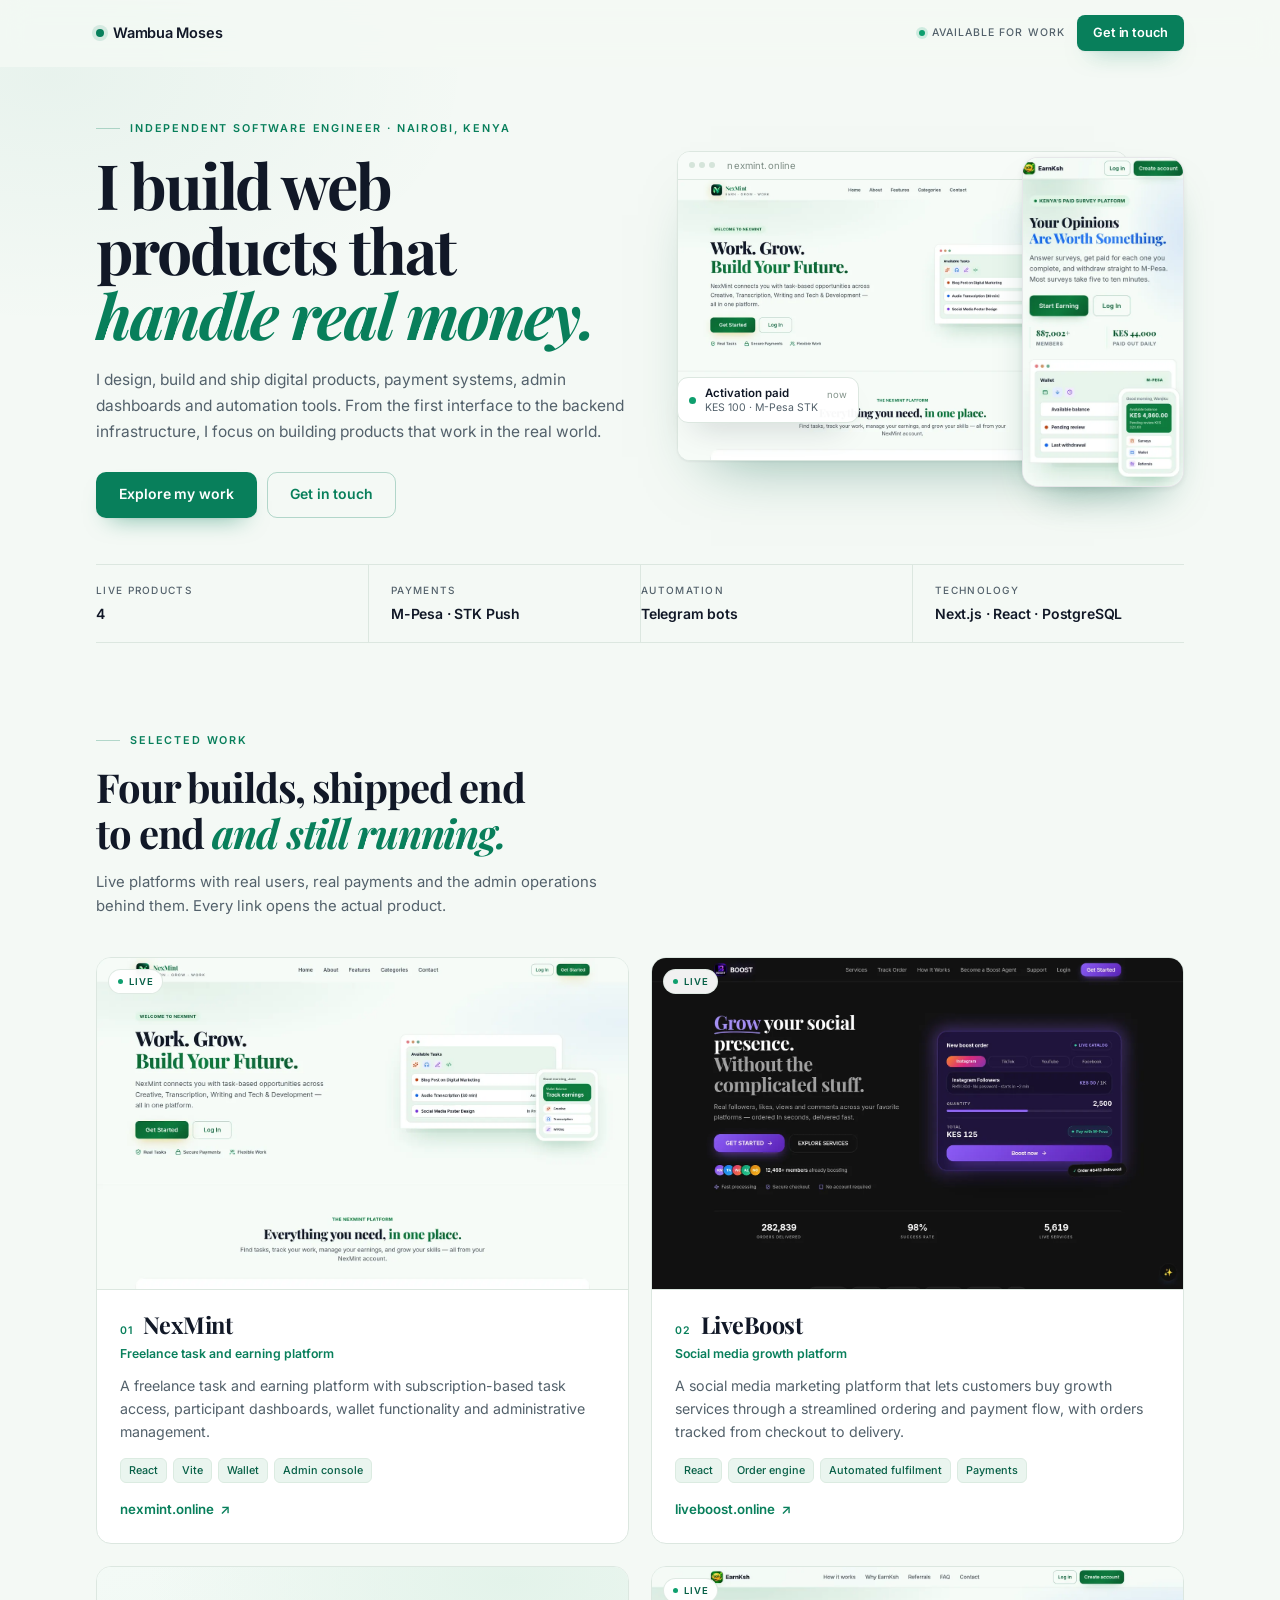
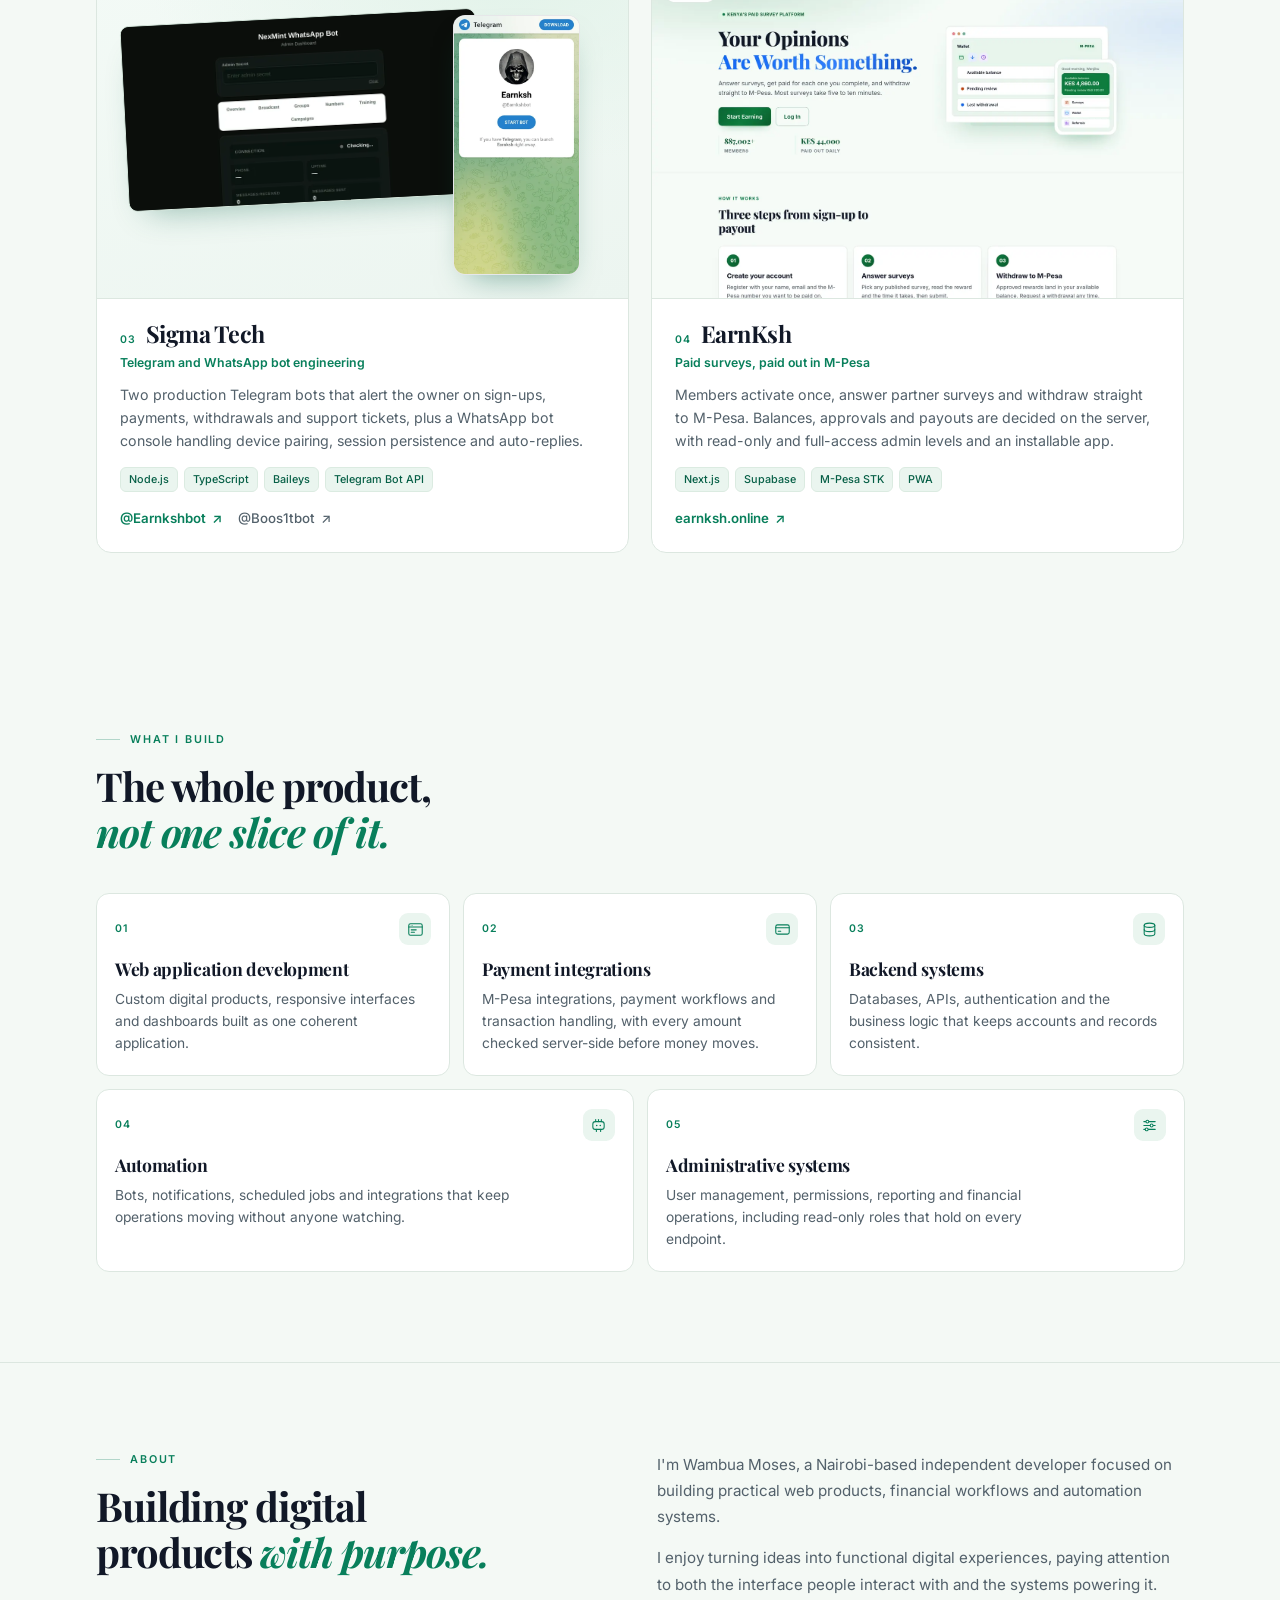
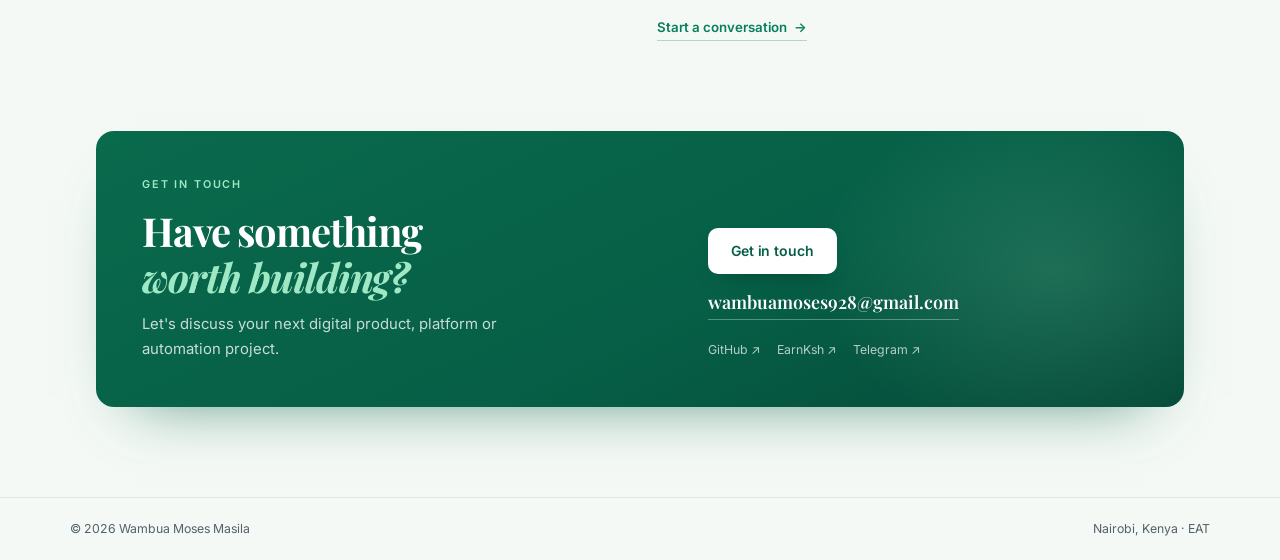
<file: index.html>
<!DOCTYPE html>
<html lang="en">
<head>
<meta charset="utf-8" />
<meta name="viewport" content="width=device-width, initial-scale=1" />
<title>Wambua Moses — Independent software engineer, Nairobi</title>
<meta name="description" content="Independent software engineer in Nairobi building web products that handle real money: payment platforms, admin dashboards with real permissions, and automation that reports what happened." />
<meta property="og:title" content="Wambua Moses — I build web products that handle real money" />
<meta property="og:description" content="Freelance and earning platforms, M-Pesa payments, admin systems and Telegram automation. Four live products, built end to end." />
<meta property="og:type" content="website" />
<meta property="og:url" content="https://moses.nexmint.online/" />
<link rel="canonical" href="https://moses.nexmint.online/" />
<meta property="og:image" content="https://moses.nexmint.online/og.png" />
<meta property="og:image:width" content="1200" />
<meta property="og:image:height" content="630" />
<meta property="og:site_name" content="Wambua Moses Masila" />
<meta name="twitter:card" content="summary_large_image" />
<meta name="twitter:image" content="https://moses.nexmint.online/og.png" />
<meta name="theme-color" content="#F4F9F5" />
<link rel="icon" href="/favicon.ico" sizes="any" />
<link rel="apple-touch-icon" href="/apple-touch-icon.png" />
<link rel="icon" href="/favicon.svg" type="image/svg+xml" />
<script>document.documentElement.classList.add('js');</script>
<link rel="preconnect" href="https://fonts.googleapis.com" />
<link rel="preconnect" href="https://fonts.gstatic.com" crossorigin />
<link href="https://fonts.googleapis.com/css2?family=Inter:wght@400;500;600&family=Playfair+Display:ital,wght@0,500;0,600;0,700;0,800;1,500;1,600&display=swap" rel="stylesheet" />
<link rel="stylesheet" href="/styles.css" />
</head>
<body>

<a class="skip" href="#work">Skip to selected work</a>

<header class="site-head" id="siteHead">
  <div class="wrap head-inner">
    <a class="brand" href="#top">
      <span class="brand-dot" aria-hidden="true"></span>
      <span class="brand-name">Wambua Moses</span>
    </a>
    <div class="head-right">
      <span class="avail" aria-label="Available for new work">
        <span class="avail-dot" aria-hidden="true"></span>
        <span class="avail-text">Available for work</span>
      </span>
      <a class="btn btn-solid btn-sm" href="mailto:wambuamoses928@gmail.com?subject=Project%20enquiry">Get in touch</a>
    </div>
  </div>
</header>

<main id="top">

  <!-- ============ HERO ============ -->
  <section class="hero">
    <div class="wrap hero-grid">
      <div class="hero-copy">
        <p class="eyebrow"><span class="eyebrow-rule" aria-hidden="true"></span>Independent software engineer · Nairobi, Kenya</p>
        <h1>I build web products that <em>handle real money.</em></h1>
        <p class="lede">I design, build and ship digital products, payment systems, admin dashboards and automation tools. From the first interface to the backend infrastructure, I focus on building products that work in the real world.</p>
        <div class="actions">
          <a class="btn btn-solid" href="#work">Explore my work</a>
          <a class="btn btn-outline" href="mailto:wambuamoses928@gmail.com?subject=Project%20enquiry">Get in touch</a>
        </div>
      </div>

      <div class="hero-visual">
        <div class="stage">
          <figure class="stage-main">
            <div class="chrome" aria-hidden="true">
              <span class="dots"><i></i><i></i><i></i></span>
              <span class="url">nexmint.online</span>
            </div>
            <img src="/work/hero-nexmint.webp" width="1280" height="800" alt="NexMint task platform open in a browser, showing its dashboard" fetchpriority="high" decoding="async" />
          </figure>

          <figure class="stage-phone">
            <img src="/work/hero-earnksh.webp" width="390" height="800" alt="EarnKsh member dashboard on a phone, showing wallet balance and available surveys" decoding="async" />
          </figure>

          <div class="stage-alert" aria-hidden="true">
            <span class="pip"></span>
            <div class="stage-alert-body">
              <strong>Activation paid</strong>
              <span>KES 100 · M-Pesa STK</span>
            </div>
            <time>now</time>
          </div>
        </div>
      </div>
    </div>
  </section>

  <!-- ============ CREDIBILITY STRIP ============ -->
  <section class="wrap strip-wrap" aria-label="At a glance">
    <dl class="strip">
      <div><dt>Live products</dt><dd>4</dd></div>
      <div><dt>Payments</dt><dd>M-Pesa · STK Push</dd></div>
      <div><dt>Automation</dt><dd>Telegram bots</dd></div>
      <div><dt>Technology</dt><dd>Next.js · React · PostgreSQL</dd></div>
    </dl>
  </section>

  <!-- ============ FEATURED WORK ============ -->
  <section id="work" class="section work">
    <div class="wrap">
      <header class="sec-head">
        <p class="eyebrow"><span class="eyebrow-rule" aria-hidden="true"></span>Selected work</p>
        <h2>Four builds, shipped end to end <em>and still running.</em></h2>
        <p class="sec-sub">Live platforms with real users, real payments and the admin operations behind them. Every link opens the actual product.</p>
      </header>

      <div class="projects">

        <!-- 01 NexMint -->
        <article class="project">
          <div class="project-media">
            <img src="/work/nexmint.webp" width="1400" height="875" alt="NexMint homepage with its task marketplace hero and category navigation" loading="lazy" decoding="async" />
            <span class="live-tag"><i aria-hidden="true"></i>Live</span>
          </div>
          <div class="project-body">
            <div class="project-top">
              <span class="project-num">01</span>
              <h3>NexMint</h3>
            </div>
            <p class="project-tag">Freelance task and earning platform</p>
            <p class="project-desc">A freelance task and earning platform with subscription-based task access, participant dashboards, wallet functionality and administrative management.</p>
            <ul class="tags">
              <li>React</li><li>Vite</li><li>Wallet</li><li>Admin console</li>
            </ul>
            <a class="project-link" href="https://nexmint.online" target="_blank" rel="noopener">nexmint.online <span aria-hidden="true">↗</span></a>
          </div>
        </article>

        <!-- 02 LiveBoost -->
        <article class="project">
          <div class="project-media">
            <img src="/work/liveboost.webp" width="1400" height="875" alt="LiveBoost social media marketing homepage with its ordering interface" loading="lazy" decoding="async" />
            <span class="live-tag"><i aria-hidden="true"></i>Live</span>
          </div>
          <div class="project-body">
            <div class="project-top">
              <span class="project-num">02</span>
              <h3>LiveBoost</h3>
            </div>
            <p class="project-tag">Social media growth platform</p>
            <p class="project-desc">A social media marketing platform that lets customers buy growth services through a streamlined ordering and payment flow, with orders tracked from checkout to delivery.</p>
            <ul class="tags">
              <li>React</li><li>Order engine</li><li>Automated fulfilment</li><li>Payments</li>
            </ul>
            <a class="project-link" href="https://liveboost.online" target="_blank" rel="noopener">liveboost.online <span aria-hidden="true">↗</span></a>
          </div>
        </article>

        <!-- 03 Sigma Tech -->
        <article class="project">
          <div class="project-media media-bot">
            <div class="bot-console">
              <img src="/work/bot-console.webp" width="800" height="416" alt="WhatsApp bot console showing connection status, message counters and pairing controls" loading="lazy" decoding="async" />
            </div>
            <div class="bot-phone">
              <img src="/work/bot-telegram.webp" width="390" height="800" alt="Telegram bot profile for the EarnKsh notification bot" loading="lazy" decoding="async" />
            </div>
          </div>
          <div class="project-body">
            <div class="project-top">
              <span class="project-num">03</span>
              <h3>Sigma Tech</h3>
            </div>
            <p class="project-tag">Telegram and WhatsApp bot engineering</p>
            <p class="project-desc">Two production Telegram bots that alert the owner on sign-ups, payments, withdrawals and support tickets, plus a WhatsApp bot console handling device pairing, session persistence and auto-replies.</p>
            <ul class="tags">
              <li>Node.js</li><li>TypeScript</li><li>Baileys</li><li>Telegram Bot API</li>
            </ul>
            <div class="project-links">
              <a class="project-link" href="https://t.me/Earnkshbot" target="_blank" rel="noopener">@Earnkshbot <span aria-hidden="true">↗</span></a>
              <a class="project-link muted" href="https://t.me/Boos1tbot" target="_blank" rel="noopener">@Boos1tbot <span aria-hidden="true">↗</span></a>
            </div>
          </div>
        </article>

        <!-- 04 EarnKsh -->
        <article class="project">
          <div class="project-media">
            <img src="/work/earnksh.webp" width="1400" height="875" alt="EarnKsh paid survey platform homepage" loading="lazy" decoding="async" />
            <span class="live-tag"><i aria-hidden="true"></i>Live</span>
          </div>
          <div class="project-body">
            <div class="project-top">
              <span class="project-num">04</span>
              <h3>EarnKsh</h3>
            </div>
            <p class="project-tag">Paid surveys, paid out in M-Pesa</p>
            <p class="project-desc">Members activate once, answer partner surveys and withdraw straight to M-Pesa. Balances, approvals and payouts are decided on the server, with read-only and full-access admin levels and an installable app.</p>
            <ul class="tags">
              <li>Next.js</li><li>Supabase</li><li>M-Pesa STK</li><li>PWA</li>
            </ul>
            <a class="project-link" href="https://earnksh.online" target="_blank" rel="noopener">earnksh.online <span aria-hidden="true">↗</span></a>
          </div>
        </article>

      </div>
    </div>
  </section>

  <!-- ============ WHAT I BUILD ============ -->
  <section id="build" class="section build">
    <div class="wrap">
      <header class="sec-head">
        <p class="eyebrow"><span class="eyebrow-rule" aria-hidden="true"></span>What I build</p>
        <h2>The whole product, <em>not one slice of it.</em></h2>
      </header>

      <div class="capabilities">
        <article class="cap cap-lg">
          <div class="cap-head">
            <span class="cap-num">01</span>
            <span class="cap-icon" aria-hidden="true">
              <svg viewBox="0 0 24 24" fill="none" stroke="currentColor" stroke-width="1.5" stroke-linecap="round" stroke-linejoin="round"><rect x="2.5" y="4" width="19" height="16" rx="2.5"/><path d="M2.5 8.5h19"/><circle cx="5.8" cy="6.2" r=".6" fill="currentColor" stroke="none"/><circle cx="7.8" cy="6.2" r=".6" fill="currentColor" stroke="none"/><path d="M6 12.5h7M6 16h4.5"/></svg>
            </span>
          </div>
          <h3>Web application development</h3>
          <p>Custom digital products, responsive interfaces and dashboards built as one coherent application.</p>
        </article>

        <article class="cap cap-lg">
          <div class="cap-head">
            <span class="cap-num">02</span>
            <span class="cap-icon" aria-hidden="true">
              <svg viewBox="0 0 24 24" fill="none" stroke="currentColor" stroke-width="1.5" stroke-linecap="round" stroke-linejoin="round"><rect x="2.5" y="5.5" width="19" height="13" rx="2.5"/><path d="M2.5 9.5h19"/><path d="M6 14.5h3.5"/></svg>
            </span>
          </div>
          <h3>Payment integrations</h3>
          <p>M-Pesa integrations, payment workflows and transaction handling, with every amount checked server-side before money moves.</p>
        </article>

        <article class="cap cap-lg">
          <div class="cap-head">
            <span class="cap-num">03</span>
            <span class="cap-icon" aria-hidden="true">
              <svg viewBox="0 0 24 24" fill="none" stroke="currentColor" stroke-width="1.5" stroke-linecap="round" stroke-linejoin="round"><ellipse cx="12" cy="6" rx="7.5" ry="3"/><path d="M4.5 6v6c0 1.7 3.4 3 7.5 3s7.5-1.3 7.5-3V6"/><path d="M4.5 12v6c0 1.7 3.4 3 7.5 3s7.5-1.3 7.5-3v-6"/></svg>
            </span>
          </div>
          <h3>Backend systems</h3>
          <p>Databases, APIs, authentication and the business logic that keeps accounts and records consistent.</p>
        </article>

        <article class="cap cap-half">
          <div class="cap-head">
            <span class="cap-num">04</span>
            <span class="cap-icon" aria-hidden="true">
              <svg viewBox="0 0 24 24" fill="none" stroke="currentColor" stroke-width="1.5" stroke-linecap="round" stroke-linejoin="round"><path d="M8 3.5v3M16 3.5v3"/><rect x="4" y="6.5" width="16" height="11" rx="3.5"/><circle cx="9.5" cy="12" r="1.1" fill="currentColor" stroke="none"/><circle cx="14.5" cy="12" r="1.1" fill="currentColor" stroke="none"/><path d="M12 3.5v3"/><path d="M9 17.5v3M15 17.5v3"/></svg>
            </span>
          </div>
          <h3>Automation</h3>
          <p>Bots, notifications, scheduled jobs and integrations that keep operations moving without anyone watching.</p>
        </article>

        <article class="cap cap-half">
          <div class="cap-head">
            <span class="cap-num">05</span>
            <span class="cap-icon" aria-hidden="true">
              <svg viewBox="0 0 24 24" fill="none" stroke="currentColor" stroke-width="1.5" stroke-linecap="round" stroke-linejoin="round"><path d="M4 6.5h16M4 12h16M4 17.5h16"/><circle cx="9" cy="6.5" r="2" fill="#fff"/><circle cx="15" cy="12" r="2" fill="#fff"/><circle cx="8" cy="17.5" r="2" fill="#fff"/></svg>
            </span>
          </div>
          <h3>Administrative systems</h3>
          <p>User management, permissions, reporting and financial operations, including read-only roles that hold on every endpoint.</p>
        </article>
      </div>
    </div>
  </section>

  <!-- ============ ABOUT ============ -->
  <section class="section about">
    <div class="wrap about-grid">
      <div class="about-head">
        <p class="eyebrow"><span class="eyebrow-rule" aria-hidden="true"></span>About</p>
        <h2>Building digital products <em>with purpose.</em></h2>
      </div>
      <div class="about-copy">
        <p>I'm Wambua Moses, a Nairobi-based independent developer focused on building practical web products, financial workflows and automation systems.</p>
        <p>I enjoy turning ideas into functional digital experiences, paying attention to both the interface people interact with and the systems powering it.</p>
        <a class="text-link" href="mailto:wambuamoses928@gmail.com?subject=Project%20enquiry">Start a conversation <span aria-hidden="true">→</span></a>
      </div>
    </div>
  </section>

  <!-- ============ CONTACT ============ -->
  <section id="contact" class="section contact">
    <div class="wrap">
      <div class="contact-card">
        <div class="contact-copy">
          <p class="eyebrow light">Get in touch</p>
          <h2>Have something <em>worth building?</em></h2>
          <p class="contact-sub">Let's discuss your next digital product, platform or automation project.</p>
        </div>
        <div class="contact-actions">
          <a class="btn btn-light" href="mailto:wambuamoses928@gmail.com?subject=Project%20enquiry">Get in touch</a>
          <a class="mail" href="mailto:wambuamoses928@gmail.com">wambuamoses928@gmail.com</a>
          <ul class="socials">
            <li><a href="https://github.com/wambuamoses928-dev" target="_blank" rel="noopener">GitHub <span aria-hidden="true">↗</span></a></li>
            <li><a href="https://earnksh.online" target="_blank" rel="noopener">EarnKsh <span aria-hidden="true">↗</span></a></li>
            <li><a href="https://t.me/Earnkshbot" target="_blank" rel="noopener">Telegram <span aria-hidden="true">↗</span></a></li>
          </ul>
        </div>
      </div>
    </div>
  </section>
</main>

<footer class="site-foot">
  <div class="wrap foot-inner">
    <span>© 2026 Wambua Moses Masila</span>
    <span class="foot-loc">Nairobi, Kenya · EAT</span>
  </div>
</footer>

<script src="/app.js" defer></script>
</body>
</html>
</file>
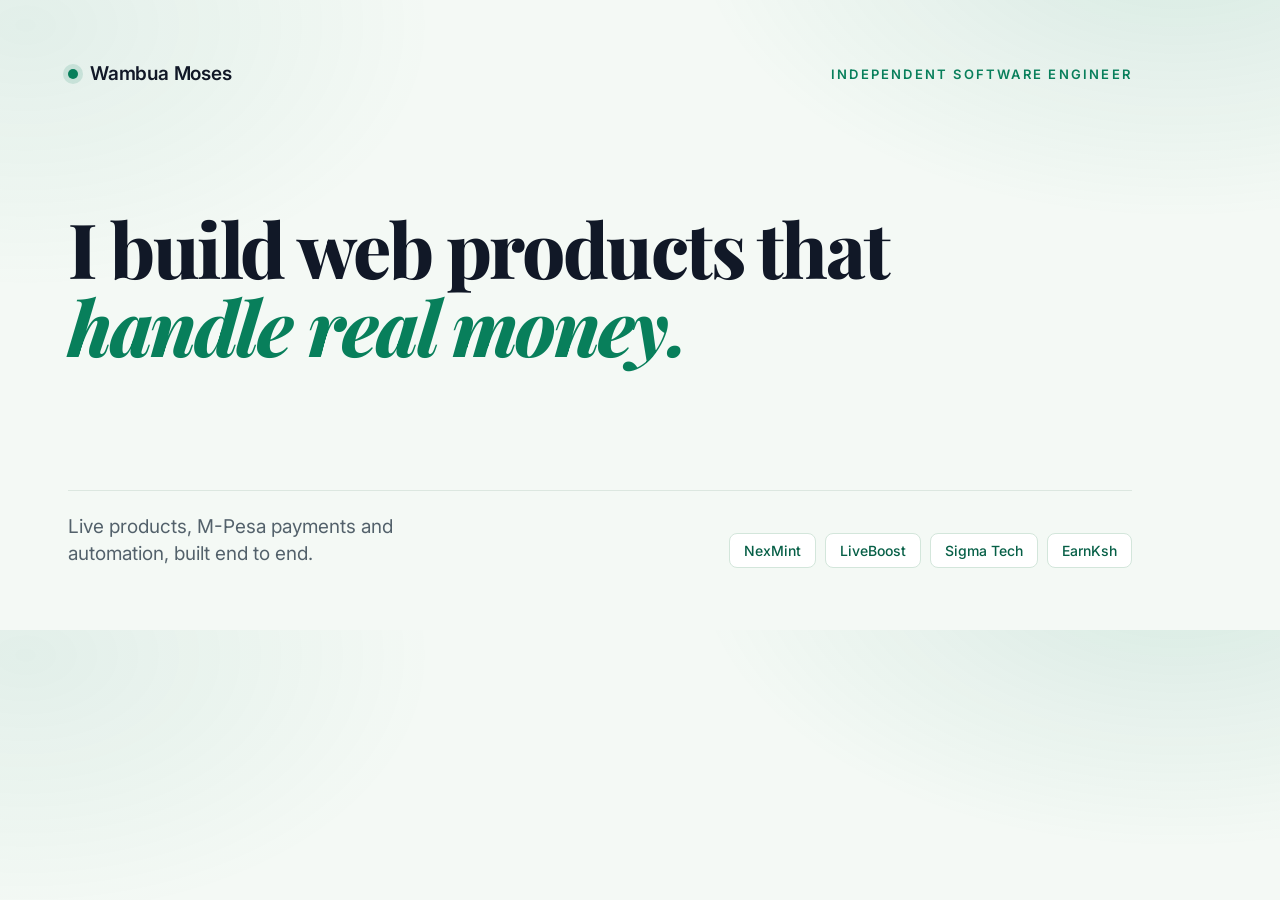
<file: tools/og.html>
<!DOCTYPE html><html><head><meta charset="utf-8">
<link rel="preconnect" href="https://fonts.googleapis.com"><link rel="preconnect" href="https://fonts.gstatic.com" crossorigin>
<link href="https://fonts.googleapis.com/css2?family=Inter:wght@400;500;600&family=Playfair+Display:ital,wght@0,700;0,800;1,600&display=swap" rel="stylesheet">
<style>
  *{margin:0;box-sizing:border-box}
  body{width:1200px;height:630px;overflow:hidden;font-family:Inter,sans-serif;
    background:#F4F9F5;
    background-image:radial-gradient(760px 460px at 92% -12%,rgba(8,127,91,.13),transparent 64%),radial-gradient(620px 400px at 2% 4%,rgba(8,127,91,.08),transparent 66%);
    padding:62px 68px;display:flex;flex-direction:column;justify-content:space-between;color:#111827}
  .top{display:flex;justify-content:space-between;align-items:center}
  .mark{display:flex;align-items:center;gap:12px;font-weight:600;font-size:19px;letter-spacing:-.01em}
  .dot{width:10px;height:10px;border-radius:50%;background:#087F5B;box-shadow:0 0 0 5px rgba(8,127,91,.14)}
  .tag{font-size:13px;letter-spacing:.17em;text-transform:uppercase;color:#087F5B;font-weight:600}
  h1{font-family:"Playfair Display",serif;font-weight:800;font-size:76px;line-height:1.03;letter-spacing:-.032em;max-width:17ch}
  h1 em{font-style:italic;color:#087F5B}
  .foot{display:flex;justify-content:space-between;align-items:flex-end;border-top:1px solid #DCE7E0;padding-top:22px}
  .foot p{color:#53616B;font-size:19px;max-width:30ch;line-height:1.45}
  .chips{display:flex;gap:9px}
  .chips span{border:1px solid #D3E6DB;background:#fff;color:#065F46;border-radius:8px;padding:8px 14px;font-size:14px;font-weight:500}
</style></head><body>
  <div class="top"><div class="mark"><span class="dot"></span>Wambua Moses</div><span class="tag">Independent software engineer</span></div>
  <h1>I build web products that <em>handle real money.</em></h1>
  <div class="foot">
    <p>Live products, M-Pesa payments and automation, built end to end.</p>
    <div class="chips"><span>NexMint</span><span>LiveBoost</span><span>Sigma Tech</span><span>EarnKsh</span></div>
  </div>
</body></html>
</file>
<file: styles.css>
/* ============================================================
   Wambua Moses — Premium emerald editorial portfolio
   Palette: emerald 087F5B / deep 065F46 / paper F4F9F5
   ============================================================ */

:root{
  --bg:#F4F9F5;
  --white:#FFFFFF;
  --ink:#111827;
  --muted:#53616B;
  --border:#DCE7E0;
  --green:#087F5B;
  --deep:#065F46;
  --green-soft:#EAF5EF;
  --green-line:rgba(8,127,91,.28);
  --radius:15px;
  --wrap:1140px;
  --serif:"Playfair Display", Georgia, "Times New Roman", serif;
  --sans:"Inter", -apple-system, BlinkMacSystemFont, "Segoe UI", Roboto, sans-serif;
  --shadow-sm:0 1px 2px rgba(16,24,40,.05);
  --shadow-md:0 18px 40px -26px rgba(6,95,70,.42);
  --shadow-lg:0 30px 60px -34px rgba(6,95,70,.5);
}

*,*::before,*::after{box-sizing:border-box}

html{
  -webkit-text-size-adjust:100%;
  scroll-behavior:smooth;
}

body{
  margin:0;
  background:var(--bg);
  color:var(--ink);
  font-family:var(--sans);
  font-size:16px;
  line-height:1.6;
  -webkit-font-smoothing:antialiased;
  text-rendering:optimizeLegibility;
  overflow-x:clip;
  background-image:
    radial-gradient(760px 420px at 88% -6%, rgba(8,127,91,.07), transparent 62%),
    radial-gradient(640px 380px at 4% 2%, rgba(8,127,91,.05), transparent 66%);
  background-repeat:no-repeat;
}

img{max-width:100%;height:auto;display:block}
a{color:inherit}
p{margin:0}

.wrap{
  width:100%;
  max-width:var(--wrap);
  margin-inline:auto;
  padding-inline:clamp(18px,4.2vw,26px);
}

#work,#build,#contact,#top{scroll-margin-top:78px}

.skip{
  position:absolute;left:-9999px;top:0;
  background:var(--white);color:var(--ink);
  padding:10px 14px;border:1px solid var(--border);border-radius:8px;
  font-size:13px;font-weight:600;z-index:200;
}
.skip:focus{left:14px;top:14px}

:focus-visible{outline:2px solid var(--green);outline-offset:3px;border-radius:5px}

/* ================= header ================= */
.site-head{
  position:sticky;top:0;z-index:60;
  background:rgba(244,249,245,.82);
  -webkit-backdrop-filter:saturate(150%) blur(14px);
  backdrop-filter:saturate(150%) blur(14px);
  border-bottom:1px solid transparent;
  transition:border-color .25s ease, background .25s ease, box-shadow .25s ease;
}
.site-head.scrolled{
  background:rgba(244,249,245,.95);
  border-bottom-color:var(--border);
  box-shadow:0 1px 20px -12px rgba(16,24,40,.25);
}
.head-inner{
  display:flex;align-items:center;justify-content:space-between;
  gap:10px;height:58px;
}
@media (min-width:768px){ .head-inner{height:66px} }

.brand{
  display:inline-flex;align-items:center;gap:9px;
  text-decoration:none;color:var(--ink);
  font-size:14.5px;font-weight:600;letter-spacing:-.015em;
  white-space:nowrap;
}
.brand-dot{
  width:8px;height:8px;border-radius:50%;
  background:var(--green);
  box-shadow:0 0 0 4px rgba(8,127,91,.13);
  flex:none;
}
.head-right{display:flex;align-items:center;gap:12px;min-width:0}

.avail{
  display:inline-flex;align-items:center;gap:7px;
  font-size:10.5px;font-weight:500;letter-spacing:.1em;text-transform:uppercase;
  color:var(--muted);white-space:nowrap;
}
.avail-dot{
  width:6px;height:6px;border-radius:50%;background:#0E9F6E;flex:none;
  box-shadow:0 0 0 3px rgba(14,159,110,.16);
}
@media (max-width:600px){ .avail-text{display:none} }

/* ================= buttons ================= */
.btn{
  display:inline-flex;align-items:center;justify-content:center;gap:8px;
  height:46px;padding:0 22px;border-radius:10px;
  font-family:inherit;font-size:14px;font-weight:600;letter-spacing:-.005em;
  text-decoration:none;white-space:nowrap;border:1px solid transparent;
  transition:transform .18s ease, background .18s ease, box-shadow .18s ease, border-color .18s ease, color .18s ease;
}
.btn-solid{
  color:#fff;background:var(--green);
  box-shadow:var(--shadow-sm), 0 12px 24px -14px rgba(8,127,91,.65);
}
.btn-solid:hover{background:var(--deep);transform:translateY(-1px);box-shadow:0 16px 28px -16px rgba(8,127,91,.72)}
.btn-outline{color:var(--green);border-color:var(--green-line);background:transparent}
.btn-outline:hover{background:rgba(8,127,91,.06);border-color:rgba(8,127,91,.5)}
.btn-light{background:#fff;color:var(--deep);box-shadow:0 10px 24px -16px rgba(0,0,0,.5)}
.btn-light:hover{background:#F1FAF5;transform:translateY(-1px)}
.btn-sm{height:36px;padding:0 15px;font-size:12.8px;border-radius:8px}

/* ================= type ================= */
h1,h2,h3{font-family:var(--serif);margin:0;font-weight:700}
h1{
  font-size:clamp(2.18rem,5.6vw,3.9rem);
  line-height:1.04;letter-spacing:-.032em;
  text-wrap:balance;
}
h1 em{font-style:italic;color:var(--green)}
h2{
  font-size:clamp(1.66rem,3.3vw,2.5rem);
  line-height:1.15;letter-spacing:-.028em;
  text-wrap:balance;
}
h2 em{font-style:italic;color:var(--green)}

.eyebrow{
  display:flex;align-items:center;gap:10px;
  margin:0 0 16px;
  font-size:10.8px;font-weight:600;letter-spacing:.17em;text-transform:uppercase;
  color:var(--green);line-height:1.4;
}
.eyebrow-rule{width:24px;height:1px;background:var(--green-line);flex:none}
.eyebrow.light{color:#9FE8C6}
.eyebrow.light .eyebrow-rule{background:rgba(159,232,198,.45)}

.lede{
  margin:20px 0 0;
  max-width:54ch;
  font-size:clamp(.97rem,1.2vw,1.05rem);
  line-height:1.7;color:var(--muted);
}

/* ================= hero ================= */
.hero{padding:clamp(26px,4.2vw,58px) 0 clamp(30px,3.6vw,46px)}
.hero-grid{display:grid;gap:clamp(32px,4vw,54px);align-items:center}
@media (min-width:920px){
  .hero-grid{grid-template-columns:minmax(0,1.03fr) minmax(0,.97fr);gap:clamp(30px,3.4vw,54px)}
}
.actions{display:flex;flex-wrap:wrap;gap:10px;margin-top:26px}

/* layered product composition */
.stage{position:relative;padding-bottom:clamp(16px,2.6vw,26px)}
.stage-main{
  position:relative;margin:0;width:89%;
  border-radius:13px;overflow:hidden;
  background:#fff;border:1px solid var(--border);
  box-shadow:var(--shadow-sm), var(--shadow-lg);
}
.chrome{
  display:flex;align-items:center;gap:8px;height:28px;padding:0 11px;
  background:#F7FBF8;border-bottom:1px solid var(--border);
}
.dots{display:inline-flex;gap:4px;flex:none}
.dots i{width:6px;height:6px;border-radius:50%;background:#D5E4DA;display:block}
.url{
  margin-left:4px;font-size:9.5px;letter-spacing:.015em;color:#7C8C84;
  overflow:hidden;white-space:nowrap;text-overflow:ellipsis;
}
.stage-main img{
  width:100%;height:auto;aspect-ratio:16/10;
  object-fit:cover;object-position:top center;
}
.stage-phone{
  position:absolute;right:0;bottom:0;margin:0;width:32%;
  border-radius:16px;overflow:hidden;background:#fff;
  border:1px solid rgba(16,24,40,.1);
  box-shadow:0 22px 44px -22px rgba(6,95,70,.55), 0 2px 6px rgba(16,24,40,.07);
}
.stage-phone img{width:100%;height:auto}
.stage-alert{
  position:absolute;left:0;bottom:clamp(40px,5.6vw,64px);
  display:flex;align-items:center;gap:9px;
  padding:8px 11px;border-radius:11px;
  background:rgba(255,255,255,.97);border:1px solid var(--border);
  box-shadow:0 16px 32px -18px rgba(16,24,40,.4);
}
.stage-alert .pip{width:7px;height:7px;border-radius:50%;background:#0E9F6E;flex:none}
.stage-alert-body{display:grid;line-height:1.3}
.stage-alert-body strong{font-size:11.5px;font-weight:600;color:var(--ink)}
.stage-alert-body span{font-size:10.5px;color:var(--muted)}
.stage-alert time{font-size:9.5px;color:#84948B;align-self:flex-start;margin-top:1px}
@media (max-width:700px){
  .stage-alert{display:none}
  .stage-main{width:92%}
  .stage-phone{width:34%}
}
@media (min-width:701px) and (max-width:919px){
  .stage{max-width:470px}
}

/* ================= credibility strip ================= */
.strip-wrap{padding-block:0}
.strip{
  display:grid;grid-template-columns:repeat(2,minmax(0,1fr));
  margin:0;padding:0;
  border-top:1px solid var(--border);border-bottom:1px solid var(--border);
}
.strip>div{padding:13px 14px}
.strip>div:nth-child(2n){border-left:1px solid var(--border)}
.strip>div:nth-child(n+3){border-top:1px solid var(--border)}
.strip>div:nth-child(2n+1){padding-left:0}
.strip dt{
  margin:0;font-size:10px;font-weight:500;letter-spacing:.13em;
  text-transform:uppercase;color:var(--muted);
}
.strip dd{
  margin:5px 0 0;font-size:13.5px;font-weight:600;
  letter-spacing:-.012em;color:var(--ink);
}
@media (min-width:780px){
  .strip{grid-template-columns:repeat(4,minmax(0,1fr))}
  .strip>div{padding:17px 22px}
  .strip>div:nth-child(n+3){border-top:none}
  .strip>div:first-child{padding-left:0}
  .strip>div:not(:first-child){border-left:1px solid var(--border)}
  .strip dd{font-size:14px}
}

/* ================= sections ================= */
.section{padding:clamp(48px,7vw,94px) 0}
.sec-head{max-width:60ch;margin-bottom:clamp(24px,3.2vw,38px)}
.sec-sub{
  margin-top:14px;color:var(--muted);
  font-size:clamp(.93rem,1.1vw,1rem);line-height:1.65;max-width:56ch;
}

/* ================= projects ================= */
.projects{display:grid;gap:clamp(15px,2vw,22px);grid-template-columns:minmax(0,1fr)}
@media (min-width:780px){ .projects{grid-template-columns:repeat(2,minmax(0,1fr))} }

.project{
  display:flex;flex-direction:column;
  background:var(--white);border:1px solid var(--border);border-radius:var(--radius);
  overflow:hidden;
  transition:transform .28s cubic-bezier(.2,.7,.3,1), box-shadow .28s ease, border-color .28s ease;
}
.project:hover{
  transform:translateY(-3px);
  border-color:#CBDFD3;
  box-shadow:var(--shadow-md);
}
.project-media{
  position:relative;aspect-ratio:16/10;overflow:hidden;
  background:var(--green-soft);border-bottom:1px solid var(--border);
}
.project-media>img{
  width:100%;height:100%;object-fit:cover;object-position:top center;
  transition:transform .6s cubic-bezier(.2,.7,.3,1);
}
.project:hover .project-media>img{transform:scale(1.025)}

.live-tag{
  position:absolute;top:11px;left:11px;
  display:inline-flex;align-items:center;gap:6px;
  padding:4px 9px;border-radius:999px;
  background:rgba(255,255,255,.94);border:1px solid rgba(220,231,224,.9);
  font-size:9.5px;font-weight:600;letter-spacing:.09em;text-transform:uppercase;
  color:var(--deep);
  -webkit-backdrop-filter:blur(4px);backdrop-filter:blur(4px);
}
.live-tag i{width:5px;height:5px;border-radius:50%;background:#0E9F6E;flex:none}

.project-body{padding:19px 19px 21px;display:flex;flex-direction:column;flex:1}
@media (min-width:780px){ .project-body{padding:21px 23px 23px} }
.project-top{display:flex;align-items:baseline;gap:9px}
.project-num{
  font-size:10.5px;font-weight:600;letter-spacing:.13em;
  color:var(--green);flex:none;
}
.project h3{
  font-size:clamp(1.26rem,1.9vw,1.46rem);
  letter-spacing:-.022em;line-height:1.2;
}
.project-tag{margin-top:5px;font-size:12.3px;font-weight:600;color:var(--green);line-height:1.45}
.project-desc{
  margin-top:11px;font-size:14.2px;line-height:1.62;color:var(--muted);
}

.tags{list-style:none;display:flex;flex-wrap:wrap;gap:6px;margin:15px 0 0;padding:0}
.tags li{
  font-size:10.8px;font-weight:500;color:var(--deep);
  background:var(--green-soft);border:1px solid #DBEBE1;
  border-radius:6px;padding:3px 8px;
}

.project-links{display:flex;flex-wrap:wrap;align-items:center;gap:6px 16px;margin-top:auto;padding-top:16px}
.project-link{
  display:inline-flex;align-items:center;gap:6px;
  font-size:13.3px;font-weight:600;color:var(--green);
  text-decoration:none;
}
.project-link span{transition:transform .2s ease}
.project-link:hover{color:var(--deep)}
.project-link:hover span{transform:translate(2px,-2px)}
.project-link.muted{color:var(--muted);font-weight:500}
.project-link.muted:hover{color:var(--green)}
.project-body>.project-link{margin-top:auto;padding-top:16px}

/* bot composite media */
.media-bot{
  background:
    radial-gradient(110% 90% at 78% 4%, #E3F3EA 0%, rgba(227,243,234,0) 62%),
    linear-gradient(160deg,#F3FAF6 0%,#ECF5F0 100%);
}
.bot-console{
  position:absolute;left:5%;top:15%;width:67%;
  border-radius:9px;overflow:hidden;background:#0E1713;
  border:1px solid #D5E5DB;
  box-shadow:0 18px 34px -20px rgba(6,95,70,.45);
  transform:rotate(-3deg);
  transition:transform .45s cubic-bezier(.2,.7,.3,1);
}
.bot-console img{width:100%;height:auto}
.bot-phone{
  position:absolute;right:9%;bottom:7%;width:24%;
  border-radius:12px;overflow:hidden;background:#fff;
  border:1px solid rgba(16,24,40,.1);
  box-shadow:0 16px 32px -16px rgba(6,95,70,.5);
  transition:transform .45s cubic-bezier(.2,.7,.3,1);
}
.bot-phone img{width:100%;height:auto}
.project:hover .bot-console{transform:rotate(-2deg) translateY(-2px)}
.project:hover .bot-phone{transform:translateY(-3px)}

/* ================= capabilities ================= */
.capabilities{display:grid;gap:13px;grid-template-columns:minmax(0,1fr)}
@media (min-width:700px){ .capabilities{grid-template-columns:repeat(2,minmax(0,1fr))} }
@media (min-width:980px){
  .capabilities{grid-template-columns:repeat(6,minmax(0,1fr))}
  .cap-lg{grid-column:span 2}
  .cap-half{grid-column:span 3}
}
.cap{
  background:var(--white);border:1px solid var(--border);border-radius:13px;
  padding:19px 18px 21px;
  transition:border-color .25s ease, box-shadow .25s ease, transform .25s ease;
}
.cap:hover{border-color:#CBDFD3;box-shadow:var(--shadow-md);transform:translateY(-2px)}
.cap-head{display:flex;align-items:center;justify-content:space-between;gap:12px;margin-bottom:13px}
.cap-num{font-size:10.5px;font-weight:600;letter-spacing:.13em;color:var(--green)}
.cap-icon{
  width:32px;height:32px;border-radius:9px;flex:none;
  background:var(--green-soft);color:var(--green);
  display:grid;place-items:center;
}
.cap-icon svg{width:17px;height:17px}
.cap h3{font-size:1.1rem;letter-spacing:-.018em;line-height:1.3;margin-bottom:7px}
.cap p{font-size:13.8px;line-height:1.6;color:var(--muted);max-width:44ch}

/* ================= about ================= */
.about{border-top:1px solid var(--border)}
.about-grid{display:grid;gap:22px}
@media (min-width:900px){
  .about-grid{grid-template-columns:minmax(0,1fr) minmax(0,1.06fr);gap:clamp(30px,5vw,64px);align-items:start}
}
.about-copy p{
  margin:0 0 15px;color:var(--muted);
  font-size:clamp(.95rem,1.15vw,1rem);line-height:1.72;max-width:54ch;
}
.text-link{
  display:inline-flex;align-items:center;gap:7px;margin-top:4px;
  font-size:13.3px;font-weight:600;color:var(--green);text-decoration:none;
  border-bottom:1px solid var(--green-line);padding-bottom:2px;
}
.text-link span{transition:transform .2s ease}
.text-link:hover{color:var(--deep);border-bottom-color:var(--deep)}
.text-link:hover span{transform:translateX(3px)}

/* ================= contact ================= */
.contact{padding-top:0}
.contact-card{
  position:relative;overflow:hidden;
  display:grid;gap:24px;
  padding:clamp(26px,4vw,46px);
  border-radius:18px;
  background:linear-gradient(155deg,#0A6A4C 0%, #065F46 58%, #054A38 100%);
  box-shadow:0 30px 60px -40px rgba(6,95,70,.75);
}
.contact-card::after{
  content:"";position:absolute;right:-18%;top:-40%;
  width:60%;height:180%;border-radius:50%;
  background:radial-gradient(closest-side, rgba(159,232,198,.16), rgba(159,232,198,0) 72%);
  pointer-events:none;
}
@media (min-width:840px){
  .contact-card{grid-template-columns:minmax(0,1.1fr) minmax(0,.9fr);align-items:end;gap:40px}
}
.contact-card h2{color:#fff}
.contact-card h2 em{color:#9FE8C6}
.contact-sub{
  margin-top:12px;color:rgba(255,255,255,.78);
  font-size:clamp(.93rem,1.1vw,1rem);line-height:1.66;max-width:44ch;
}
.contact-actions{display:flex;flex-direction:column;align-items:flex-start;gap:14px;position:relative;z-index:1}
.mail{
  font-family:var(--serif);font-weight:600;
  font-size:clamp(.98rem,2.2vw,1.12rem);
  color:#fff;text-decoration:none;
  border-bottom:1px solid rgba(255,255,255,.32);padding-bottom:2px;
  word-break:break-word;
}
.mail:hover{border-bottom-color:#fff}
.socials{list-style:none;display:flex;flex-wrap:wrap;gap:8px 16px;margin:2px 0 0;padding:0}
.socials a{
  font-size:12.3px;color:rgba(255,255,255,.7);text-decoration:none;
  transition:color .2s ease;
}
.socials a:hover{color:#fff}

/* ================= footer ================= */
.site-foot{border-top:1px solid var(--border)}
.foot-inner{
  display:flex;flex-wrap:wrap;justify-content:space-between;gap:6px 16px;
  padding:21px 0;font-size:12.3px;color:var(--muted);
}

/* ================= motion ================= */
.js .reveal{opacity:0;transform:translateY(12px)}
.reveal{
  transition:opacity .6s cubic-bezier(.2,.7,.3,1), transform .6s cubic-bezier(.2,.7,.3,1);
  will-change:opacity, transform;
}
.js .reveal.in{opacity:1;transform:none}

@media (prefers-reduced-motion:reduce){
  html{scroll-behavior:auto}
  .js .reveal,.reveal{opacity:1;transform:none;transition:none}
  .project,.cap,.btn{transition:none}
  .project:hover,.cap:hover{transform:none}
  .project:hover .project-media>img,.project:hover .bot-console,.project:hover .bot-phone{transform:none}
  .btn:hover{transform:none}
}

/* ================= entrance motion (first screen) ================= */
@media (prefers-reduced-motion: no-preference){
  .hero-copy{animation:rise .7s cubic-bezier(.2,.7,.3,1) both}
  .hero-visual{animation:rise .8s cubic-bezier(.2,.7,.3,1) .08s both}
  @keyframes rise{
    from{opacity:0;transform:translateY(14px)}
    to{opacity:1;transform:none}
  }
}
</file>
